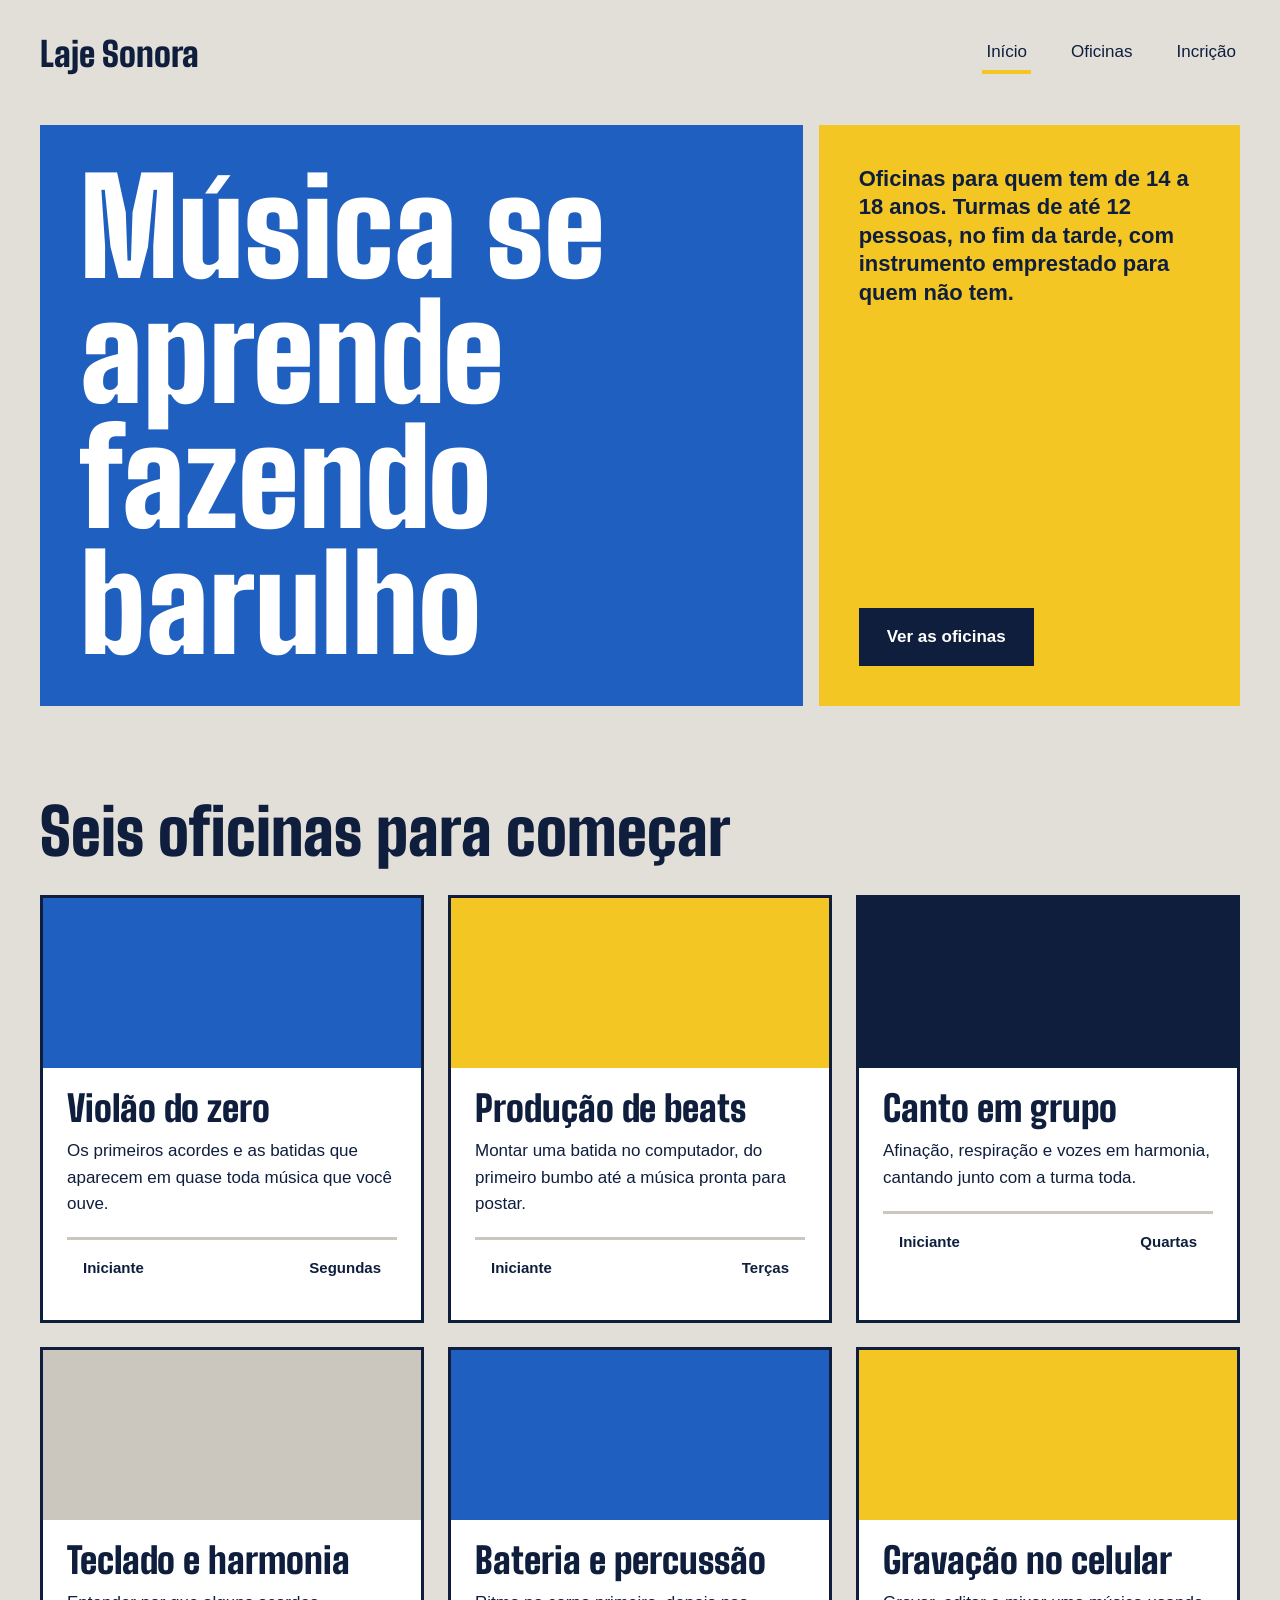
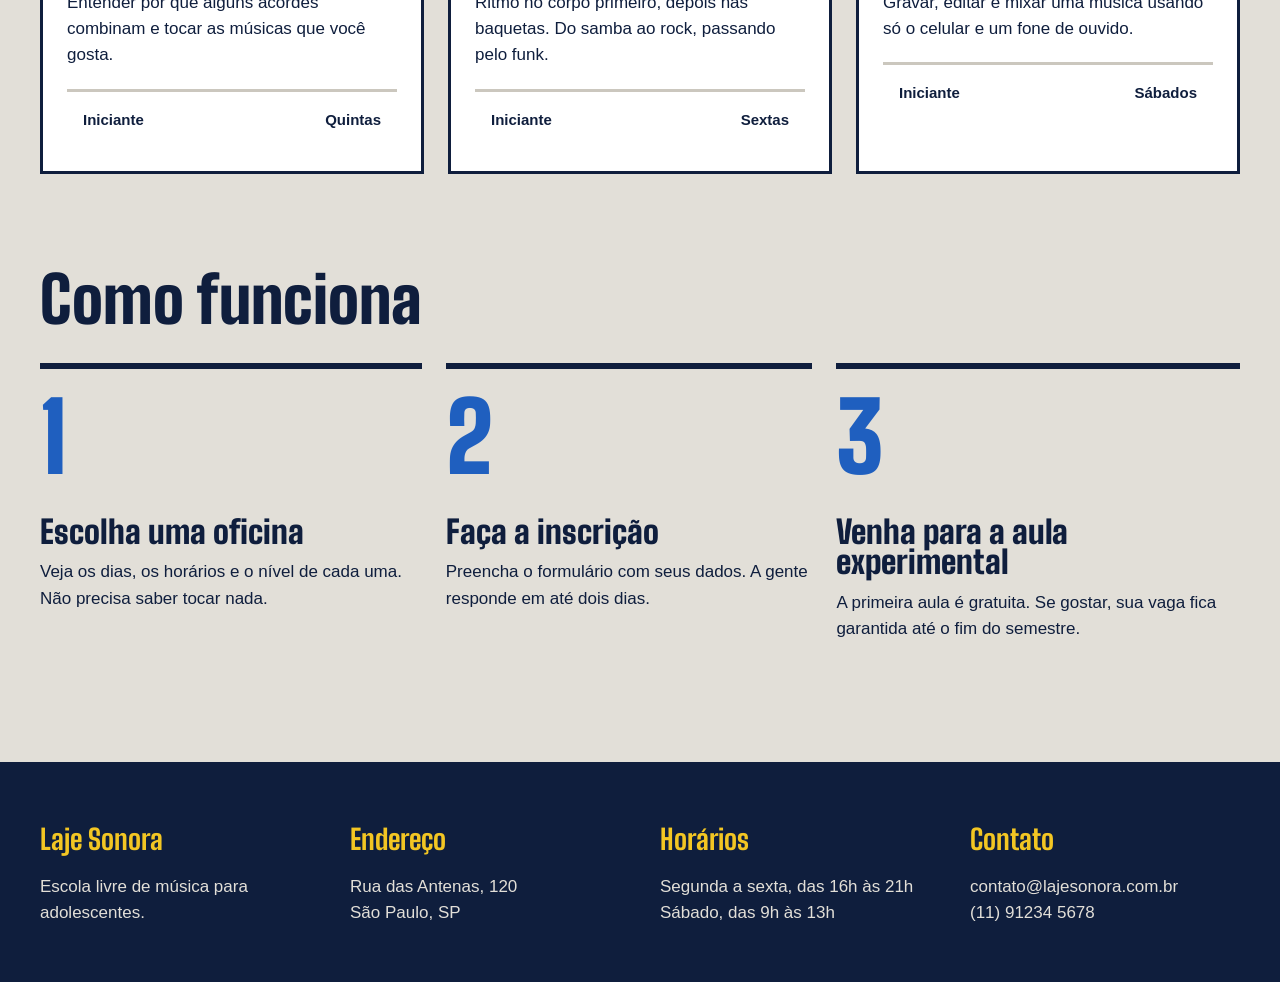
<file: index.html>
<!DOCTYPE html>
<html lang="pt-BR">
<head>
    <meta charset="UTF-8">
    <meta name="viewport" content="width=device-width, initial-scale=1.0">
    <title>Laje Sonora | inicio</title>
    <link rel="preconnect" href="https://fonts.googleapis.com">
    <link rel="preconnect" href="https://fonts.gstatic.com" crossorigin>
    <link href="https://fonts.googleapis.com/css2?family=Big+Shoulders:opsz,wght@10..72,100..900&display=swap" rel="stylesheet">
    <link rel="stylesheet" href="index.css">
</head>
<body>
    <header class="conteudo topo">
        <a class="logo", href="index.html">Laje Sonora</a>
        <nav class="menu">
            <a href="index.html" class="atual">Início</a>

            <a href="oficinas.html">Oficinas</a>

            <a href="inscricao.html">Incrição</a>
        </nav>
    </header>
    <main>
        <section class="conteudo cartazes">
            <div class="cartaz cartaz-principal">
                <h1>Música se aprende fazendo barulho</h1>
            </div>
            <div class="cartaz cartaz-lateral">
                <p>Oficinas para quem tem de 14 a 18 anos. Turmas de até 12 pessoas, no fim da tarde, com instrumento emprestado para quem não tem.</p>
                <a class="botao" href="oficinas.html">Ver as oficinas</a>
            </div>
        </section>
        <section class="conteudo secao">
            <h2 class="titulo-secao ">Seis oficinas para começar</h2>
            <div class="cards">

    <article class="card">
        <div class="foto foto-azul"></div>
        <div class="card-texto">
            <h3>Violão do zero</h3>
            <p>Os primeiros acordes e as batidas que aparecem em quase toda música que você ouve.</p>
            <div class="card-info">
                <span>Iniciante</span>
                <span>Segundas</span>
            </div>
        </div>
    </article>

    <article class="card 3">
        <div class="foto foto-amarela"></div>
        <div class="card-texto">
            <h3>Produção de beats</h3>
            <p>Montar uma batida no computador, do primeiro bumbo até a música pronta para postar.</p>
            <div class="card-info">
                <span>Iniciante</span>
                <span>Terças</span>
            </div>
        </div>
    </article>

    <article class="card">
        <div class="foto foto-tinta"></div>
        <div class="card-texto">
            <h3>Canto em grupo</h3>
            <p>Afinação, respiração e vozes em harmonia, cantando junto com a turma toda.</p>
            <div class="card-info">
                <span>Iniciante</span>
                <span>Quartas</span>
            </div>
        </div>
    </article>

    <article class="card">
        <div class="foto"></div>
        <div class="card-texto">
            <h3>Teclado e harmonia</h3>
            <p>Entender por que alguns acordes combinam e tocar as músicas que você gosta.</p>
            <div class="card-info">
                <span>Iniciante</span>
                <span>Quintas</span>
            </div>
        </div>
    </article>

    <article class="card">
        <div class="foto foto-azul"></div>
        <div class="card-texto">
            <h3>Bateria e percussão</h3>
            <p>Ritmo no corpo primeiro, depois nas baquetas. Do samba ao rock, passando pelo funk.</p>
            <div class="card-info">
                <span>Iniciante</span>
                <span>Sextas</span>
            </div>
        </div>
    </article>

    <article class="card">
        <div class="foto foto-amarela"></div>
        <div class="card-texto">
            <h3>Gravação no celular</h3>
            <p>Gravar, editar e mixar uma música usando só o celular e um fone de ouvido.</p>
            <div class="card-info">
                <span>Iniciante</span>
                <span>Sábados</span>
            </div>
        </div>
    </article>

</div>
                </article>
            </div>
        </section>
          <section class="conteudo secao">
    <h2 class="titulo-secao">Como funciona</h2>
    <div class="passos">
        <div class="passo">
            <p class="passo-numero">1</p>
            <h3>Escolha uma oficina</h3>
            <p>Veja os dias, os horários e o nível de cada uma. Não precisa saber tocar nada.</p>
        </div>
        <div class="passo">
            <p class="passo-numero">2</p>
            <h3>Faça a inscrição</h3>
            <p>Preencha o formulário com seus dados. A gente responde em até dois dias.</p>
        </div>
        <div class="passo">
            <p class="passo-numero">3</p>
            <h3>Venha para a aula experimental</h3>
            <p>A primeira aula é gratuita. Se gostar, sua vaga fica garantida até o fim do semestre.</p>
        </div>
    </div>
</section>

        
    </main>
    <footer class="rodape">
    <div class="conteudo rodape-colunas">
        <div class="rodape-coluna">
            <h4>Laje Sonora</h4>
            <p>Escola livre de música para adolescentes.</p>
        </div>
        <div class="rodape-coluna">
            <h4>Endereço</h4>
            <p>Rua das Antenas, 120 <br> São Paulo, SP</p>
        </div>
        <div class="rodape-coluna">
            <h4>Horários</h4>
            <p>Segunda a sexta, das 16h às 21h <br> Sábado, das 9h às 13h</p>
        </div>
        <div class="rodape-coluna">
            <h4>Contato</h4>
            <p>contato@lajesonora.com.br <br> (11) 91234 5678</p>
        </div>
    </footer>
</body>
</html>
</file>
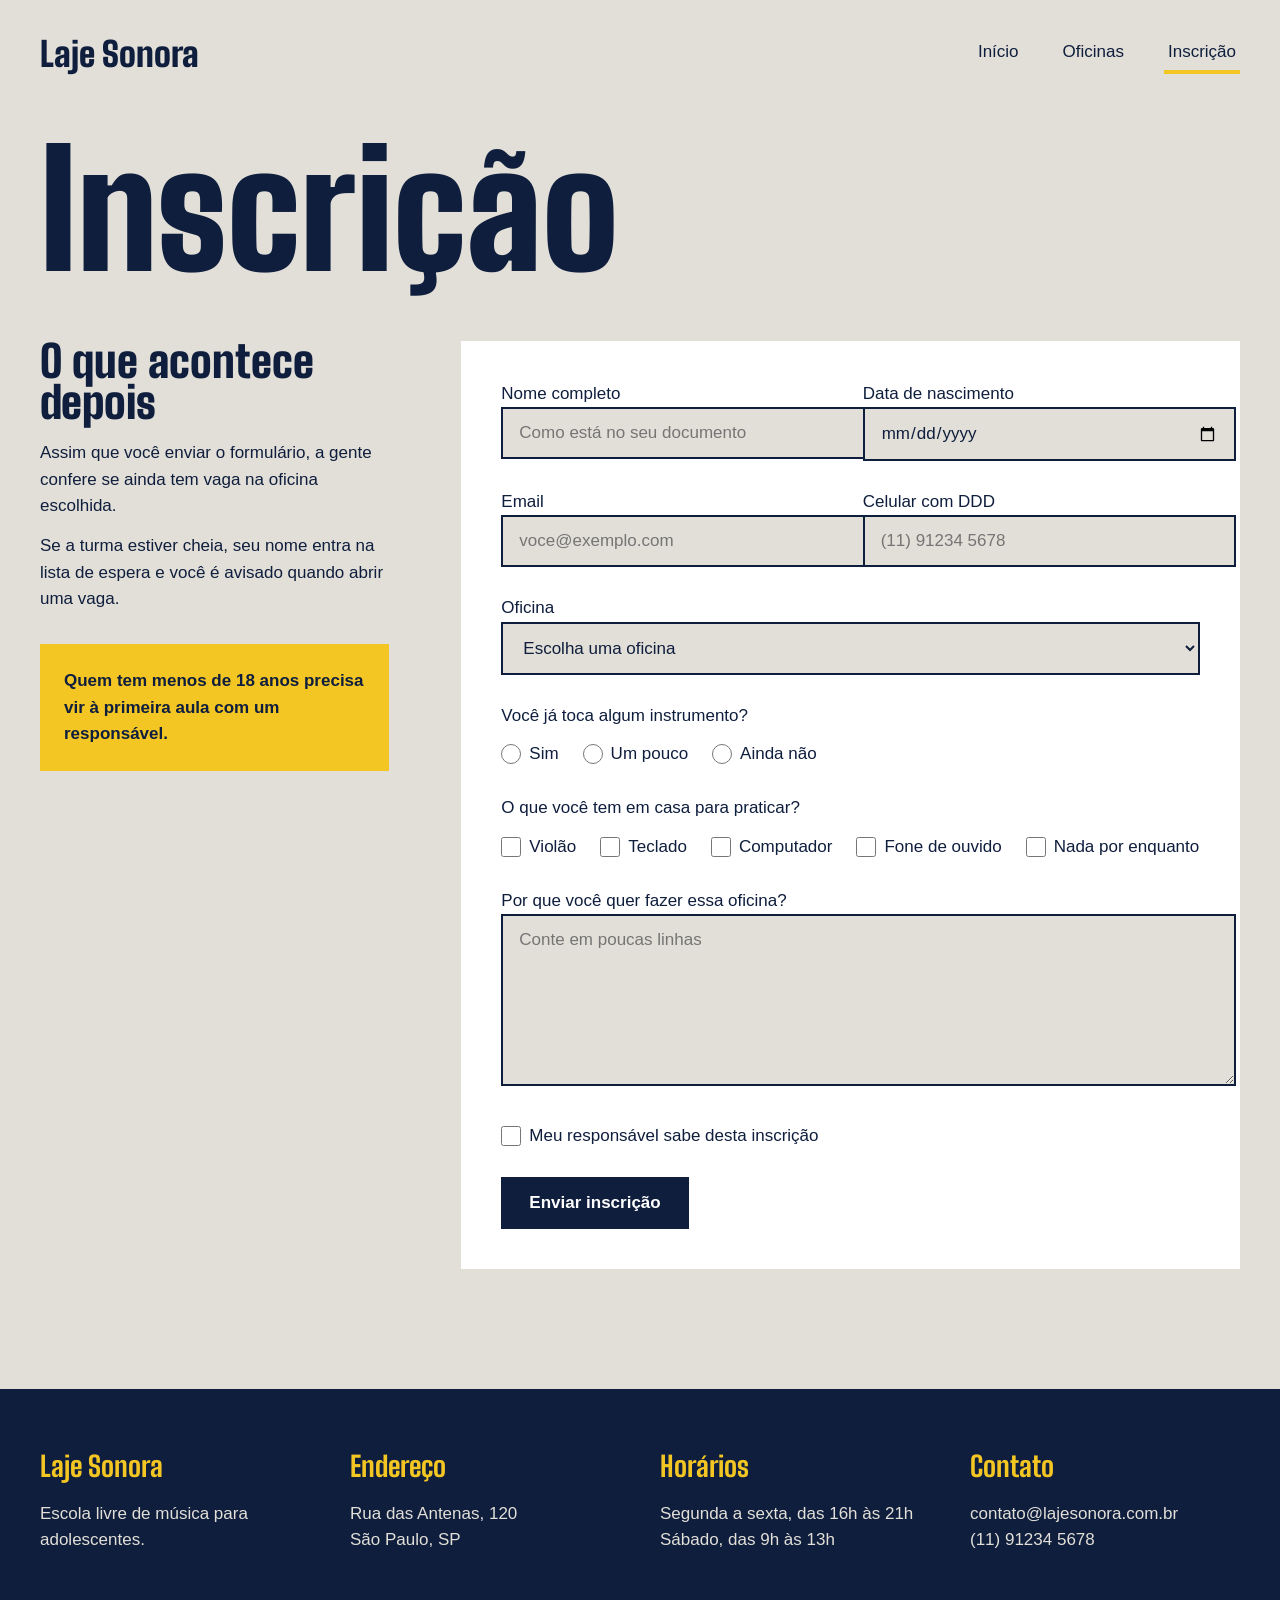
<file: inscricao.html>
<!DOCTYPE html>
<html lang="pt-BR">
<head>
    <meta charset="UTF-8">
    <meta name="viewport" content="width=device-width, initial-scale=1.0">
    <title>Laje Sonora | Inscrição</title>
    <link rel="preconnect" href="https://fonts.googleapis.com">
    <link rel="preconnect" href="https://fonts.gstatic.com" crossorigin>
    <link href="https://fonts.googleapis.com/css2?family=Big+Shoulders:opsz,wght@10..72,100..900&display=swap" rel="stylesheet">
    <link rel="stylesheet" href="inscricao.css">
</head>
<body>
    <header class="conteudo topo">
        <a class="logo" href="index.html">Laje Sonora</a>
        <nav class="menu">
            <a href="index.html">Início</a>
            <a href="oficinas.html">Oficinas</a>
            <a href="inscricao.html" class="atual">Inscrição</a>
        </nav>
    </header>

    <main class="conteudo">
        <h1 class="titulo-pagina">Inscrição</h1>
        <div class="inscricao">
            <section class="explicacao">
                <h2>O que acontece depois</h2>
                <p>Assim que você enviar o formulário, a gente confere se ainda tem vaga na oficina escolhida.</p>
                <p>Se a turma estiver cheia, seu nome entra na lista de espera e você é avisado quando abrir uma vaga.</p>
                <p class="aviso">Quem tem menos de 18 anos precisa vir à primeira aula com um responsável.</p>
            </section>

            <form class="formulario" action="#" method="post">

                <div class="linha">
                    <div class="campo">
                        <label for="nome">Nome completo</label>
                        <input
                            type="text"
                            id="nome"
                            name="nome"
                            placeholder="Como está no seu documento"
                            required
                        >
                    </div>

                    <div class="campo">
                        <label for="nascimento">Data de nascimento</label>
                        <input
                            type="date"
                            id="nascimento"
                            name="nascimento"
                            required
                        >
                    </div>
                </div>

                <div class="linha">
                    <div class="campo">
                        <label for="email">Email</label>
                        <input
                            type="email"
                            id="email"
                            name="email"
                            placeholder="voce@exemplo.com"
                            required
                        >
                    </div>

                    <div class="campo">
                        <label for="telefone">Celular com DDD</label>
                        <input
                            type="tel"
                            id="telefone"
                            name="telefone"
                            placeholder="(11) 91234 5678"
                            required
                        >
                    </div>
                </div>

                <div class="campo">
                    <label for="oficina">Oficina</label>
                    <select id="oficina" name="oficina" required>
                        <option value="">Escolha uma oficina</option>
                        <option value="violao">Violão do zero</option>
                        <option value="beats">Produção de beats</option>
                        <option value="canto">Canto em grupo</option>
                        <option value="teclado">Teclado e harmonia</option>
                        <option value="bateria">Bateria e percussão</option>
                        <option value="gravacao">Gravação no celular</option>
                    </select>
                </div>

                <fieldset class="grupo">
                    <legend>Você já toca algum instrumento?</legend>

                    <div class="opcoes">
                        <div class="opcao">
                            <input type="radio" id="tocaSim" name="toca" value="sim">
                            <label for="tocaSim">Sim</label>
                        </div>

                        <div class="opcao">
                            <input type="radio" id="tocaPouco" name="toca" value="pouco">
                            <label for="tocaPouco">Um pouco</label>
                        </div>

                        <div class="opcao">
                            <input type="radio" id="tocaNao" name="toca" value="nao">
                            <label for="tocaNao">Ainda não</label>
                        </div>
                    </div>
                </fieldset>

                <fieldset class="grupo">
                    <legend>O que você tem em casa para praticar?</legend>

                    <div class="opcoes">
                        <div class="opcao">
                            <input type="checkbox" id="temViolao" name="tem" value="violao">
                            <label for="temViolao">Violão</label>
                        </div>

                        <div class="opcao">
                            <input type="checkbox" id="temTeclado" name="tem" value="teclado">
                            <label for="temTeclado">Teclado</label>
                        </div>

                        <div class="opcao">
                            <input type="checkbox" id="temComputador" name="tem" value="computador">
                            <label for="temComputador">Computador</label>
                        </div>

                        <div class="opcao">
                            <input type="checkbox" id="temFone" name="tem" value="fone">
                            <label for="temFone">Fone de ouvido</label>
                        </div>

                        <div class="opcao">
                            <input type="checkbox" id="temNada" name="tem" value="nada">
                            <label for="temNada">Nada por enquanto</label>
                        </div>
                    </div>
                </fieldset>

                <div class="campo">
                    <label for="motivo">Por que você quer fazer essa oficina?</label>
                    <textarea
                        id="motivo"
                        name="motivo"
                        placeholder="Conte em poucas linhas"
                    ></textarea>
                </div>

                <div class="opcao">
                    <input
                        type="checkbox"
                        id="responsavel"
                        name="responsavel"
                        required
                    >
                    <label for="responsavel">Meu responsável sabe desta inscrição</label>
                </div>

                <div>
                    <button class="botao" type="submit">Enviar inscrição</button>
                </div>

            </form>
        </div>
    </main>

    <footer class="rodape">
        <div class="conteudo rodape-colunas">
            <div class="rodape-coluna">
                <h4>Laje Sonora</h4>    
                <p>Escola livre de música para adolescentes.</p>
            </div>
            <div class="rodape-coluna">
                <h4>Endereço</h4>
                <p>Rua das Antenas, 120 <br> São Paulo, SP</p>
            </div>
            <div class="rodape-coluna">
                <h4>Horários</h4>
                <p>Segunda a sexta, das 16h às 21h <br> Sábado, das 9h às 13h</p>
            </div>
            <div class="rodape-coluna">
                <h4>Contato</h4>
                <p>contato@lajesonora.com.br <br> (11) 91234 5678</p>
            </div>
        </div>
    </footer>
</body>
</html>
</file>
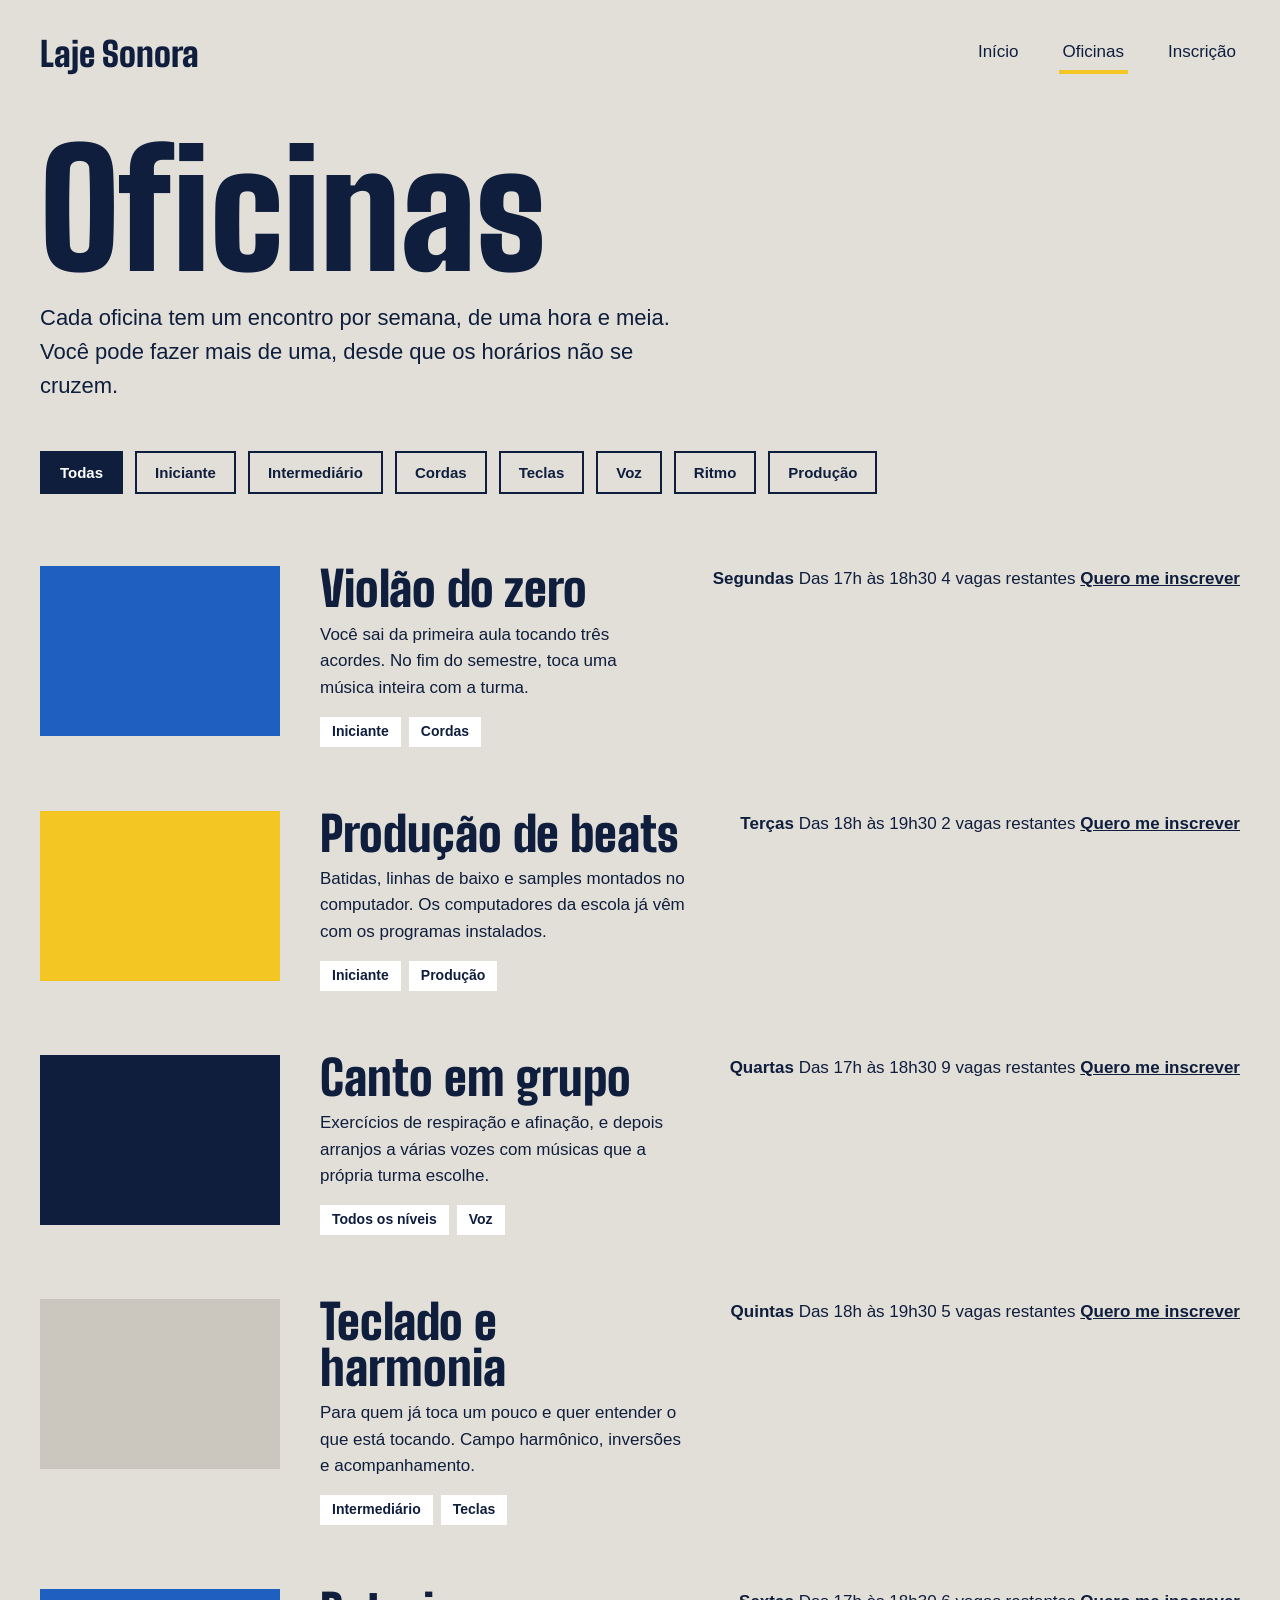
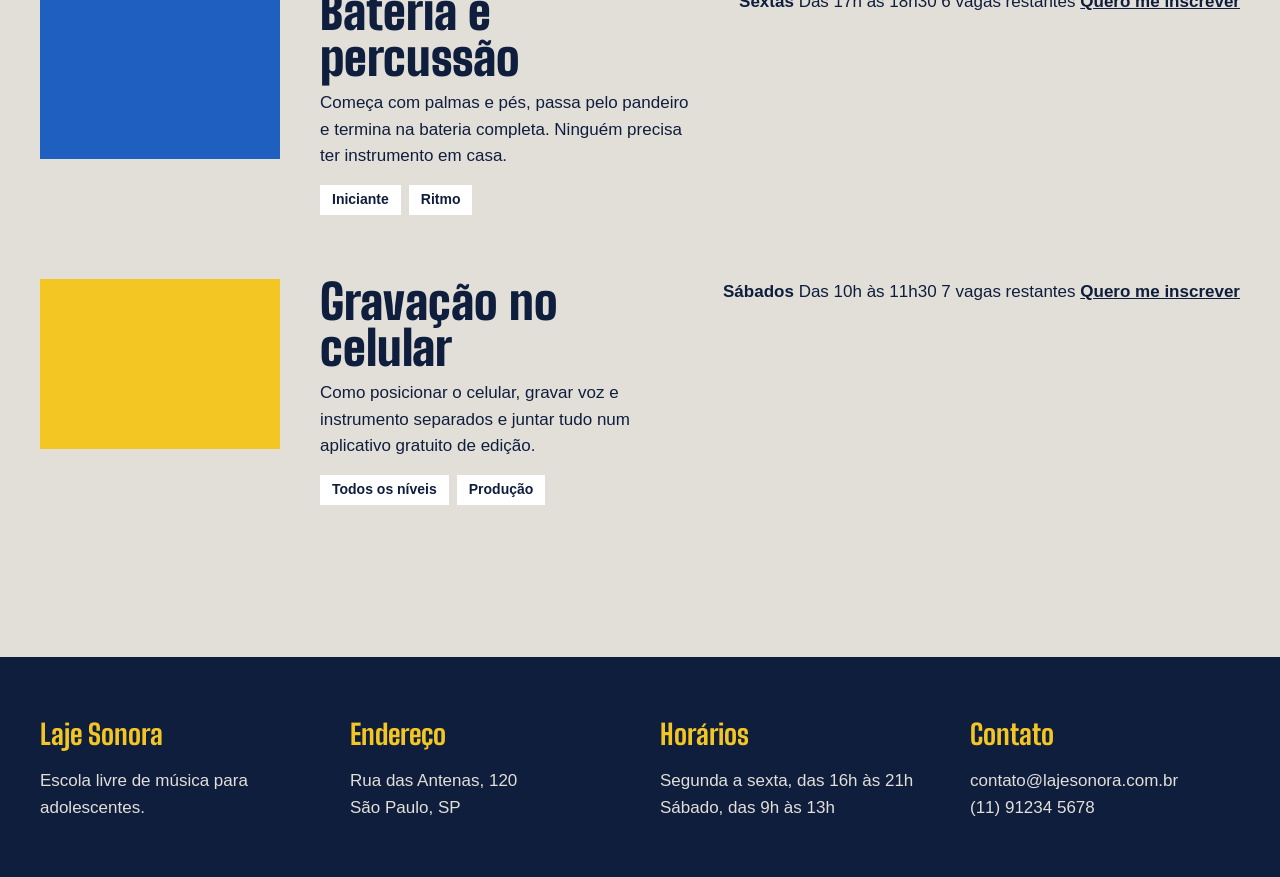
<file: oficinas.html>
<!DOCTYPE html>
<html lang="pt-BR">
<head>
    <meta charset="UTF-8">
    <meta name="viewport" content="width=device-width, initial-scale=1.0">
    <title>Laje Sonora | Oficinas</title>
    <link rel="preconnect" href="https://fonts.googleapis.com">
    <link rel="preconnect" href="https://fonts.gstatic.com" crossorigin>
    <link href="https://fonts.googleapis.com/css2?family=Big+Shoulders:opsz,wght@10..72,100..900&display=swap" rel="stylesheet">
    <link rel="stylesheet" href="oficinas.css">
</head>
<body>
    <header class="conteudo topo">
        <a class="logo" href="index.html">Laje Sonora</a>
        <nav class="menu">
            <a href="index.html">Início</a>
            <a href="oficinas.html" class="atual">Oficinas</a>
            <a href="inscricao.html">Inscrição</a>
        </nav>
    </header>

    <main class="conteudo">
        <h1 class="titulo-pagina">Oficinas</h1>
        <p class="subtitulo-pagina">Cada oficina tem um encontro por semana, de uma hora e meia. Você pode fazer mais de uma, desde que os horários não se cruzem.</p>
        
      <div class="filtros">
    <span class="filtro ativo">Todas</span>
    <span class="filtro">Iniciante</span>
    <span class="filtro">Intermediário</span>
    <span class="filtro">Cordas</span>
    <span class="filtro">Teclas</span>
    <span class="filtro">Voz</span>
    <span class="filtro">Ritmo</span>
    <span class="filtro">Produção</span>
</div>

        <div class="lista">
            <article class="oficina">
                <div class="foto foto-azul"></div>
                <div class="oficina-texto">
                    <h2>Violão do zero</h2>
                    <p>Você sai da primeira aula tocando três acordes. No fim do semestre, toca uma música inteira com a turma.</p>
                    <div class="etiquetas">
                        <span class="etiqueta">Iniciante</span>
                        <span class="etiqueta">Cordas</span>
                    </div>
                </div>
                <div class="oficina-detalhes">
                    <strong>Segundas</strong>
                    <span>Das 17h às 18h30</span>
                    <span>4 vagas restantes</span>
                    <a href="inscricao.html">Quero me inscrever</a>
                </div>
            </article>

            <article class="oficina">
                <div class="foto foto-amarela"></div>
                <div class="oficina-texto">
                    <h2>Produção de beats</h2>
                    <p>Batidas, linhas de baixo e samples montados no computador. Os computadores da escola já vêm com os programas instalados.</p>
                    <div class="etiquetas">
                        <span class="etiqueta">Iniciante</span>
                        <span class="etiqueta">Produção</span>
                    </div>
                </div>
                <div class="oficina-detalhes">
                    <strong>Terças</strong>
                    <span>Das 18h às 19h30</span>
                    <span>2 vagas restantes</span>
                    <a href="inscricao.html">Quero me inscrever</a>
                </div>
            </article>

            <article class="oficina">
                <div class="foto foto-tinta"></div>
                <div class="oficina-texto">
                    <h2>Canto em grupo</h2>
                    <p>Exercícios de respiração e afinação, e depois arranjos a várias vozes com músicas que a própria turma escolhe.</p>
                    <div class="etiquetas">
                        <span class="etiqueta">Todos os níveis</span>
                        <span class="etiqueta">Voz</span>
                    </div>
                </div>
                <div class="oficina-detalhes">
                    <strong>Quartas</strong>
                    <span>Das 17h às 18h30</span>
                    <span>9 vagas restantes</span>
                    <a href="inscricao.html">Quero me inscrever</a>
                </div>
            </article>

     
            <article class="oficina">
                <div class="foto"></div>
                <div class="oficina-texto">
                    <h2>Teclado e harmonia</h2>
                    <p>Para quem já toca um pouco e quer entender o que está tocando. Campo harmônico, inversões e acompanhamento.</p>
                    <div class="etiquetas">
                        <span class="etiqueta">Intermediário</span>
                        <span class="etiqueta">Teclas</span>
                    </div>
                </div>
                <div class="oficina-detalhes">
                    <strong>Quintas</strong>
                    <span>Das 18h às 19h30</span>
                    <span>5 vagas restantes</span>
                    <a href="inscricao.html">Quero me inscrever</a>
                </div>
            </article>

        
            <article class="oficina">
                <div class="foto foto-azul"></div>
                <div class="oficina-texto">
                    <h2>Bateria e percussão</h2>
                    <p>Começa com palmas e pés, passa pelo pandeiro e termina na bateria completa. Ninguém precisa ter instrumento em casa.</p>
                    <div class="etiquetas">
                        <span class="etiqueta">Iniciante</span>
                        <span class="etiqueta">Ritmo</span>
                    </div>
                </div>
                <div class="oficina-detalhes">
                    <strong>Sextas</strong>
                    <span>Das 17h às 18h30</span>
                    <span>6 vagas restantes</span>
                    <a href="inscricao.html">Quero me inscrever</a>
                </div>
            </article>

          
            <article class="oficina">
                <div class="foto foto-amarela"></div>
                <div class="oficina-texto">
                    <h2>Gravação no celular</h2>
                    <p>Como posicionar o celular, gravar voz e instrumento separados e juntar tudo num aplicativo gratuito de edição.</p>
                    <div class="etiquetas">
                        <span class="etiqueta">Todos os níveis</span>
                        <span class="etiqueta">Produção</span>
                    </div>
                </div>
                <div class="oficina-detalhes">
                    <strong>Sábados</strong>
                    <span>Das 10h às 11h30</span>
                    <span>7 vagas restantes</span>
                    <a href="inscricao.html">Quero me inscrever</a>
                </div>
            </article>
        </div>
    </main>

    <footer class="rodape">
        <div class="conteudo rodape-colunas">
            <div class="rodape-coluna">
                <h4>Laje Sonora</h4>
                <p>Escola livre de música para adolescentes.</p>
            </div>
            <div class="rodape-coluna">
                <h4>Endereço</h4>
                <p>Rua das Antenas, 120 <br> São Paulo, SP</p>
            </div>
            <div class="rodape-coluna">
                <h4>Horários</h4>
                <p>Segunda a sexta, das 16h às 21h <br> Sábado, das 9h às 13h</p>
            </div>
            <div class="rodape-coluna">
                <h4>Contato</h4>
                <p>contato@lajesonora.com.br <br> (11) 91234 5678</p>
            </div>
        </div>
    </footer>
</body>
</html>
</file>
<file: index.css>
* {
    margin: 0px;
    padding: 0px;
    border: 0px;
}

:root{
    --concreto: #E2DFD8;
    --concreto-escuro: #CBC7BE;
    --tinta: #0F1E3D;
    --caixa-dagua: #1F5FBF;
    --fita: #F3C623;
    --branco: #FFFFFF;

    --fonte-cartaz: Big Shoulders, Arial Narrow, sans-serif;
    --fonte-texto: Archivo, Arial, sans-serif;                  
    
}

    body{
    background-color: var(--concreto);
    color: var(--tinta);
    font-family: var(--fonte-texto);
    font-size: 17px;
    line-height: 1.55;
}
    a{
        color: inherit;
    }

    h1, h2, h3{
        font-family: var(--fonte-cartaz);
        font-weight: 900;
        line-height: 0.95;
    }

    .conteudo{
        margin-inline: auto;
        padding-inline: 32px;
        max-width: 1200px;

    }

    .topo{
        padding-block: 28px;
        display: flex;
        justify-content: space-between;
        align-items: center;
    }
     
    .logo{
         font-family: var(--fonte-cartaz);
         font-size: 34px;
         font-weight: 900;
         text-decoration: none;
    }
    
    .menu{
        display: flex;
        gap: 36px;
    }

    .menu a{
        font-weight: 600px;
        text-decoration: none;
        padding: 4px;
        border-bottom: 4px solid transparent;
    }

    .menu a:hover{
       border-bottom-color: var(--tinta);
    }

    .menu a.atual{
        border-bottom-color: var(--fita);
    }

    .cartazes{
        margin-top: 16px;
        display: flex;
        gap: 16px;
    }

    .cartaz{
        padding: 40px;
    }

    .cartaz-principal{
        background: var(--caixa-dagua);
        color: var(--branco);
        flex: 2;
    }

    .cartaz-principal h1{
        font-size: 132px;
        max-width: 9ch;
    }

    .cartaz-lateral {
    background: var(--fita);
    flex: 1;
    display: flex;
    flex-direction: column;
    justify-content: space-between;
    gap: 32px;
    align-items: flex-start;
}

.cartaz-lateral p {
    font-size: 22px;
    font-weight: 600;
    line-height: 1.3;
}

.botao {
    background: var(--tinta);
    color: var(--branco);
    font-weight: 700;
    text-decoration: none;
    padding: 16px 28px;
    border: none;
    font-family: var(--fonte-texto);
    font-size: 17px;
    cursor: pointer;
}

.botao:hover {
    background: var(--caixa-dagua);
}


.secao{
    margin-top: 96px;
}

.titulo-secao{
    font-size: 64px;
    margin-bottom: 32px;
}

.cards{
    display: flex;
    flex-wrap: wrap;
    gap: 24px;
}
.card{
    background: var(--branco);
    border: 3px solid var(--tinta);
    flex: 1 1 340px;
}

.card .foto{
    height: 170px;
}

.foto{
    background: var(--concreto-escuro);
}

.foto-azul{
    background: var(--caixa-dagua);
}

.foto-amarela{
    background: var(--fita);
}

.foto-tinta{
    background: var(--tinta);
}

.card-texto{
    padding: 24px;
}

.card h3{
    font-size: 36px;
     margin-bottom: 12px;
}


.card-info{
    margin-top: 20px;
    padding: 16px;
    border-top: 3px solid var(--concreto-escuro);
    font-weight: 600;
    font-size: 15px;
    display: flex;
    justify-content: space-between;
    align-items: center;
}


.passos{
    display: flex;
    gap: 24px;
}
.passo{
     border-top: 6px solid var(--tinta);
     padding-top: 20px;
}

.passo-numero{
    font-family: var(--fonte-cartaz);
    font-size: 96px;
    font-weight: 900;
    line-height: 1;
    color: var(--caixa-dagua);
}

.passo h3{
    font-size: 32px;
    margin-block: 32px 12px;
}

.rodape{
    margin-top: 120px;
    background: var(--tinta);
    color: var(--concreto);
    padding-top: 56px;
    padding-bottom: 56px;
}

.rodape-colunas{
    display: flex;
    gap: 40px;
}

.rodape-coluna {
    flex: 1;
}

.rodape h4 {
    font-family: var(--fonte-cartaz);
    font-size: 28px;
    color: var(--fita);
    margin-bottom: 12px;
}
</file>
<file: inscricao.css>
* {
    margin: 0px;
    padding: 0px;
    border: 0px;
}

:root{
    --concreto: #E2DFD8;
    --concreto-escuro: #CBC7BE;
    --tinta: #0F1E3D;
    --caixa-dagua: #1F5FBF;
    --fita: #F3C623;
    --branco: #FFFFFF;

    --fonte-cartaz: Big Shoulders, Arial Narrow, sans-serif;
    --fonte-texto: Archivo, Arial, sans-serif;                  
    
}

    body{
    background-color: var(--concreto);
    color: var(--tinta);
    font-family: var(--fonte-texto);
    font-size: 17px;
    line-height: 1.55;
}
    a{
        color: inherit;
    }

    h1, h2, h3{
        font-family: var(--fonte-cartaz);
        font-weight: 900;
        line-height: 0.95;
    }

    .conteudo{
        margin-inline: auto;
        padding-inline: 32px;
        max-width: 1200px;

    }

    .topo{
        padding-block: 28px;
        display: flex;
        justify-content: space-between;
        align-items: center;
    }
     
    .logo{
         font-family: var(--fonte-cartaz);
         font-size: 34px;
         font-weight: 900;
         text-decoration: none;
    }
    
    .menu{
        display: flex;
        gap: 36px;
    }

    .menu a{
        font-weight: 600px;
        text-decoration: none;
        padding: 4px;
        border-bottom: 4px solid transparent;
    }

    .menu a:hover{
       border-bottom-color: var(--tinta);
    }

    .menu a.atual{
        border-bottom-color: var(--fita);
    }

.botao {
    background: var(--tinta);
    color: var(--branco);
    font-weight: 700;
    text-decoration: none;
    padding: 16px 28px;
    border: none;
    font-family: var(--fonte-texto);
    font-size: 17px;
    cursor: pointer;
}

.botao:hover {
    background: var(--caixa-dagua);
}


.secao{
    margin-top: 96px;
}

.titulo-secao{
    font-size: 64px;
    margin-bottom: 32px;
}

.cards{
    display: flex;
    flex-wrap: wrap;
    gap: 24px;
}
.card{
    background: var(--branco);
    border: 3px solid var(--tinta);
    flex: 1 1 340px;
}

.card .foto{
    height: 170px;
}

.foto{
    background: var(--concreto-escuro);
}

.foto-azul{
    background: var(--caixa-dagua);
}

.foto-amarela{
    background: var(--fita);
}

.foto-tinta{
    background: var(--tinta);
}

.card-texto{
    padding: 24px;
}

.card h3{
    font-size: 36px;
     margin-bottom: 12px;
}


.card-info{
    margin-top: 20px;
    padding: 16px;
    border-top: 3px solid var(--concreto-escuro);
    font-weight: 600;
    font-size: 15px;
    display: flex;
    justify-content: space-between;
    align-items: center;
}


.passos{
    display: flex;
    gap: 24px;
}
.passo{
     border-top: 6px solid var(--tinta);
     padding-top: 20px;
}

.passo-numero{
    font-family: var(--fonte-cartaz);
    font-size: 96px;
    font-weight: 900;
    line-height: 1;
    color: var(--caixa-dagua);
}

.passo h3{
    font-size: 32px;
    margin-block: 32px 12px;
}

.rodape{
    margin-top: 120px;
    background: var(--tinta);
    color: var(--concreto);
    padding-top: 56px;
    padding-bottom: 56px;
}

.rodape-colunas{
    display: flex;
    gap: 40px;
}

.rodape-coluna {
    flex: 1;
}

.rodape h4 {
    font-family: var(--fonte-cartaz);
    font-size: 28px;
    color: var(--fita);
    margin-bottom: 12px;
}

.titulo-pagina{
        font-size: 160px;
        margin-top: 24px;
}

.subtitulo-pagina{
    font-size: 22px;
    max-width: 640px;
    margin-top: 16px;
}

.filtros{
    margin-top: 48px;
    display: flex;
    gap: 12px;
}

.filtro{
    border: 2px, var(--tinta);
    padding-top: 8px;
    padding-bottom: 8px;
    padding-right: 18px;
    padding-left: 18px;
    font-weight: 600;
    font-size: 15px;
}



.filtro.ativo{
    background: var(--tinta);
    color: var(--branco);
}

.lista{
    margin-top: 40px;
}

.oficina{
    padding-block: 32px;
    border-top: 3px, var(--tinta);
    display: flex;
    justify-content: center;
    gap: 40px;
}

.oficina .foto{
    width: 240px;
    height: 170px;
    flex-shrink: 0

}

.oficina-texto{
    flex: 1;
}

.oficina h2{
    font-size: 48px;
    margin-bottom: 10px;
}

.etiquetas{
    margin-top: 16px;
    display: flex;
    gap: 8px;
}

.etiqueta{
    background: var(--branco);
    padding: 4px 12px;
    font-size: 14px;
    font-weight: 600;
}

.oficinas-detalhes{
    width: 220px;
    font-size: 15px;
    display: flex;
    flex-direction: column;
    gap: 6px;
}
.oficina-detalhes strong{
    font-size: 17px;
}

.oficina-detalhes a{
    margin-top: 10px;
    font-weight: 700;
}   

.inscricao{
    margin-top: 56px;
    display: flex;
    gap: 72px;
}

.explicacao{
    flex: 1;
}

.explicacao h2{
    font-size: 44px;
    margin-bottom: 16px;
}

.explicacao p + p{
    margin-top: 14px;

}

.explicacao .aviso{
     margin-top: 32px;
    padding: 24px;
    background: var(--fita);
    font-weight: 600;
}

.formulario{
    background-color: var(--branco);
    border: 3px, var(--tinta);
    padding: 40px;
    flex: 2;
    display: flex;
    flex-direction: column;
    gap: 28px;

}
.linha{
    display: flex;
    flex-direction: row;
    gap: 24px;

}

.campo{
    flex: 1;
    flex-direction: column;
    gap: 8px;
}

.grupo legend{
    display: block;
    padding-bottom: 12px;

}

.opcoes{
    display: flex;
    gap: 24px;

}

.opcao{
    display: flex;
    align-items: center;
    gap: 8px;
}

.formulario label .formulario legend{
    font-weight: 700;
}

.formulario fieldset{
    border: none;
}

.formulario input[type="text"], .formulario input[type="email"], .formulario input[type="tel"], .formulario input[type="date"], .formulario select, .formulario textarea {
        width: 100%;
        padding: 14px 16px;
        border: 2px solid var(--tinta);
        background-color: var(--concreto);
        font-family: var(--fonte-texto);
        font-size: 17px;
        color: var(--tinta);
}

.formulario input:focus, .formulario select:focus, .formulario textarea:focus{
    outline: 3px solid var(--caixa-dagua);
    outline-offset: 2px;
    background-color: white;
}

.formulario textarea{
    height: 140px;
    resize: vertical
}
.formulario .opcao label{
    font-weight: 500;
    
}

.formulario input[type="radio"],
.formulario input[type="checkbox"] {
    width: 20px;
    height: 20px;
    accent-color: var(--caixa-dagua);
}
@media (max-width: 800px){
    
    .oficina, .rodape-colunas{
        align-items: stretch;
    }
    .titulo-pagina{
        font-size: 96px;
    }
    .oficina .foto, .oficina-detalhes{
        
    }
}
</file>
<file: oficinas.css>
* {
    margin: 0px;
    padding: 0px;
    border: 0px;
}

:root{
    --concreto: #E2DFD8;
    --concreto-escuro: #CBC7BE;
    --tinta: #0F1E3D;
    --caixa-dagua: #1F5FBF;
    --fita: #F3C623;
    --branco: #FFFFFF;

    --fonte-cartaz: Big Shoulders, Arial Narrow, sans-serif;
    --fonte-texto: Archivo, Arial, sans-serif;                  
    
}

    body{
    background-color: var(--concreto);
    color: var(--tinta);
    font-family: var(--fonte-texto);
    font-size: 17px;
    line-height: 1.55;
}
    a{
        color: inherit;
    }

    h1, h2, h3{
        font-family: var(--fonte-cartaz);
        font-weight: 900;
        line-height: 0.95;
    }

    .conteudo{
        margin-inline: auto;
        padding-inline: 32px;
        max-width: 1200px;

    }

    .topo{
        padding-block: 28px;
        display: flex;
        justify-content: space-between;
        align-items: center;
    }
     
    .logo{
         font-family: var(--fonte-cartaz);
         font-size: 34px;
         font-weight: 900;
         text-decoration: none;
    }
    
    .menu{
        display: flex;
        gap: 36px;
    }

    .menu a{
        font-weight: 600px;
        text-decoration: none;
        padding: 4px;
        border-bottom: 4px solid transparent;
    }

    .menu a:hover{
       border-bottom-color: var(--tinta);
    }

    .menu a.atual{
        border-bottom-color: var(--fita);
    }

.botao {
    background: var(--tinta);
    color: var(--branco);
    font-weight: 700;
    text-decoration: none;
    padding: 16px 28px;
    border: none;
    font-family: var(--fonte-texto);
    font-size: 17px;
    cursor: pointer;
}

.botao:hover {
    background: var(--caixa-dagua);
}


.secao{
    margin-top: 96px;
}

.titulo-secao{
    font-size: 64px;
    margin-bottom: 32px;
}

.cards{
    display: flex;
    flex-wrap: wrap;
    gap: 24px;
}
.card{
    background: var(--branco);
    border: 3px solid var(--tinta);
    flex: 1 1 340px;
}

.card .foto{
    height: 170px;
}

.foto{
    background: var(--concreto-escuro);
}

.foto-azul{
    background: var(--caixa-dagua);
}

.foto-amarela{
    background: var(--fita);
}

.foto-tinta{
    background: var(--tinta);
}

.card-texto{
    padding: 24px;
}

.card h3{
    font-size: 36px;
     margin-bottom: 12px;
}


.card-info{
    margin-top: 20px;
    padding: 16px;
    border-top: 3px solid var(--concreto-escuro);
    font-weight: 600;
    font-size: 15px;
    display: flex;
    justify-content: space-between;
    align-items: center;
}


.passos{
    display: flex;
    gap: 24px;
}
.passo{
     border-top: 6px solid var(--tinta);
     padding-top: 20px;
}

.passo-numero{
    font-family: var(--fonte-cartaz);
    font-size: 96px;
    font-weight: 900;
    line-height: 1;
    color: var(--caixa-dagua);
}

.passo h3{
    font-size: 32px;
    margin-block: 32px 12px;
}

.rodape{
    margin-top: 120px;
    background: var(--tinta);
    color: var(--concreto);
    padding-top: 56px;
    padding-bottom: 56px;
}

.rodape-colunas{
    display: flex;
    gap: 40px;
}

.rodape-coluna {
    flex: 1;
}

.rodape h4 {
    font-family: var(--fonte-cartaz);
    font-size: 28px;
    color: var(--fita);
    margin-bottom: 12px;
}

.titulo-pagina{
        font-size: 160px;
        margin-top: 24px;
}

.subtitulo-pagina{
    font-size: 22px;
    max-width: 640px;
    margin-top: 16px;
}

.filtros{
    margin-top: 48px;
    display: flex;
    gap: 12px;
}

.filtro{
    border: 2px solid var(--tinta);
    padding-top: 8px;
    padding-bottom: 8px;
    padding-right: 18px;
    padding-left: 18px;
    font-weight: 600;
    font-size: 15px;
}



.filtro.ativo{
    background: var(--tinta);
    color: var(--branco);
}

.lista{
    margin-top: 40px;
}

.oficina{
    padding-block: 32px;
    border-top: 3px, var(--tinta);
    display: flex;
    justify-content: center;
    gap: 40px;
}

.oficina .foto{
    width: 240px;
    height: 170px;
    flex-shrink: 0

}

.oficina-texto{
    flex: 1;
}

.oficina h2{
    font-size: 48px;
    margin-bottom: 10px;
}

.etiquetas{
    margin-top: 16px;
    display: flex;
    gap: 8px;
}

.etiqueta{
    background: var(--branco);
    padding: 4px 12px;
    font-size: 14px;
    font-weight: 600;
}

.oficinas-detalhes{
    width: 220px;
    font-size: 15px;
    display: flex;
    flex-direction: column;
    gap: 6px;
}
.oficina-detalhes strong{
    font-size: 17px;
}

.oficina-detalhes a{
    margin-top: 10px;
    font-weight: 700;
}

@media (max-width: 800px){
    
    .oficina, .rodape-colunas{
        align-items: stretch;
    }
    .titulo-pagina{
        font-size: 96px;
    }
    .oficina .foto, .oficina-detalhes{
        
    }
}
</file>
